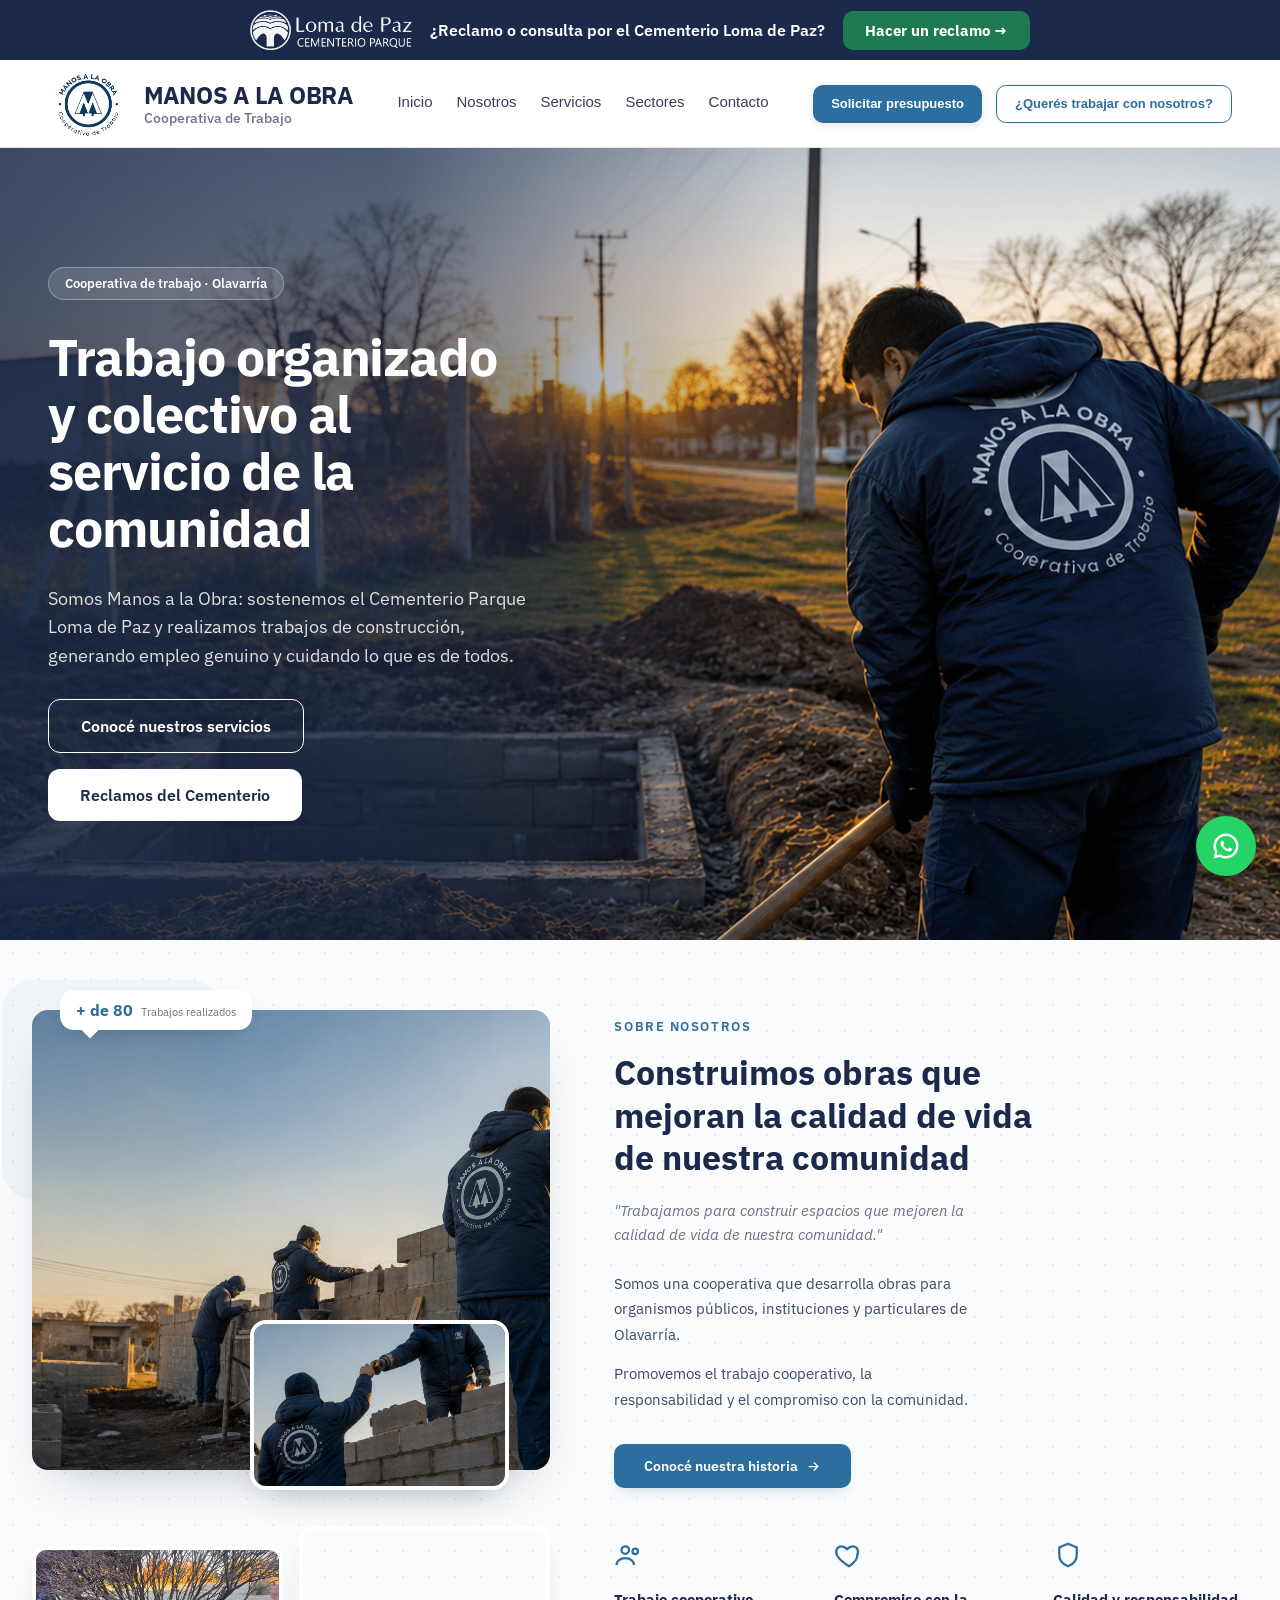
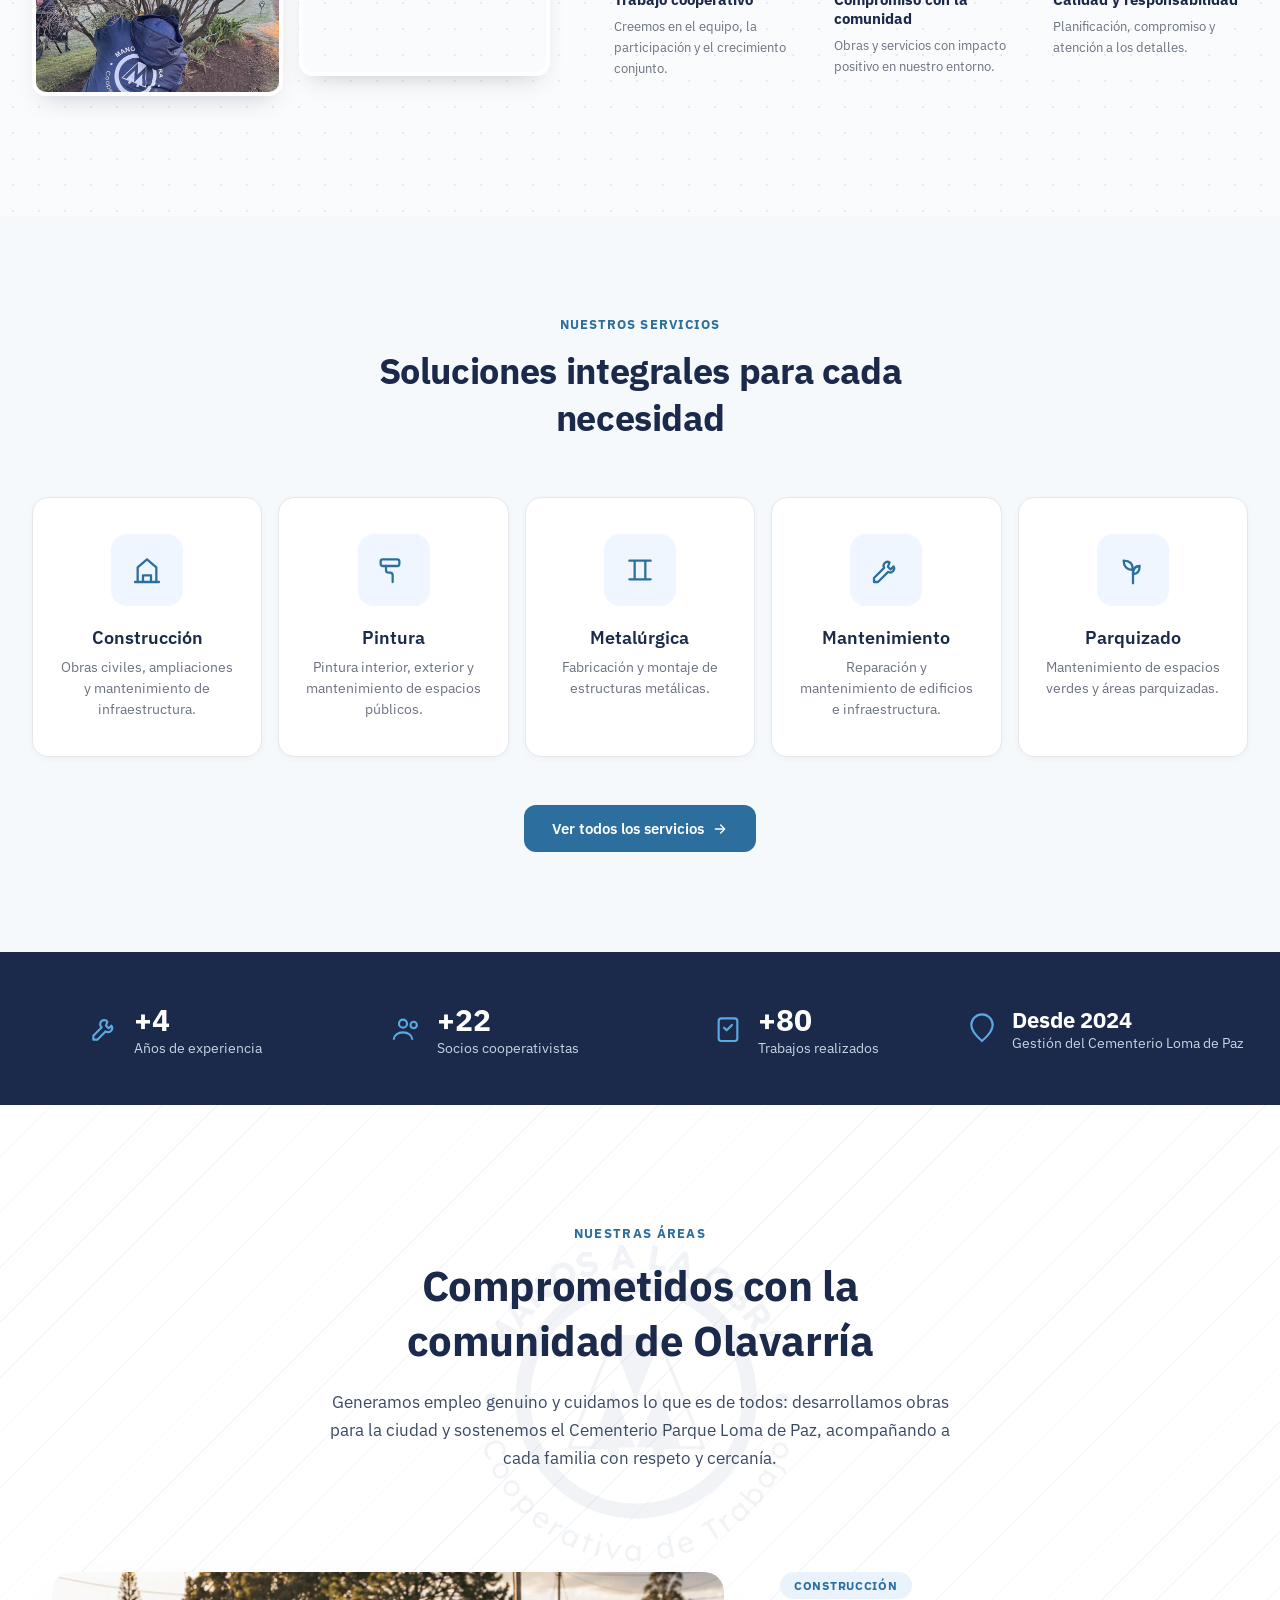
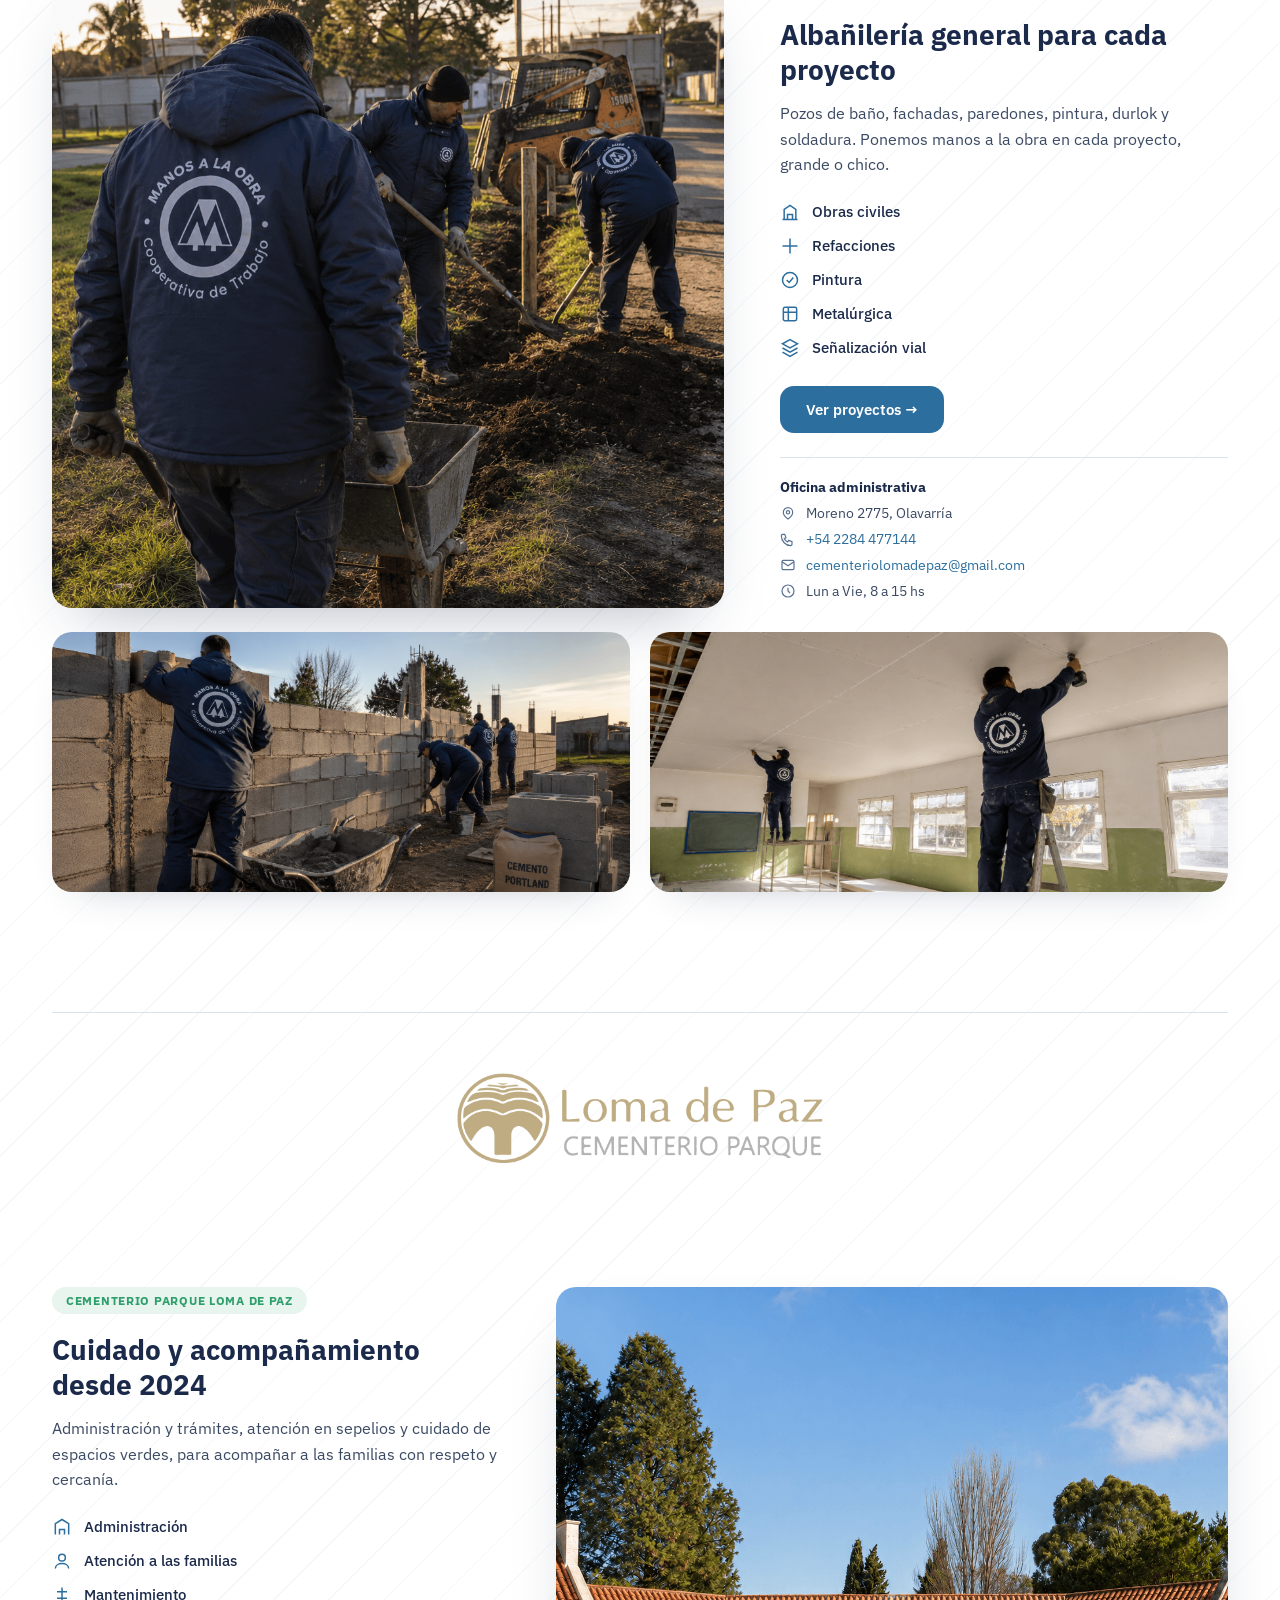
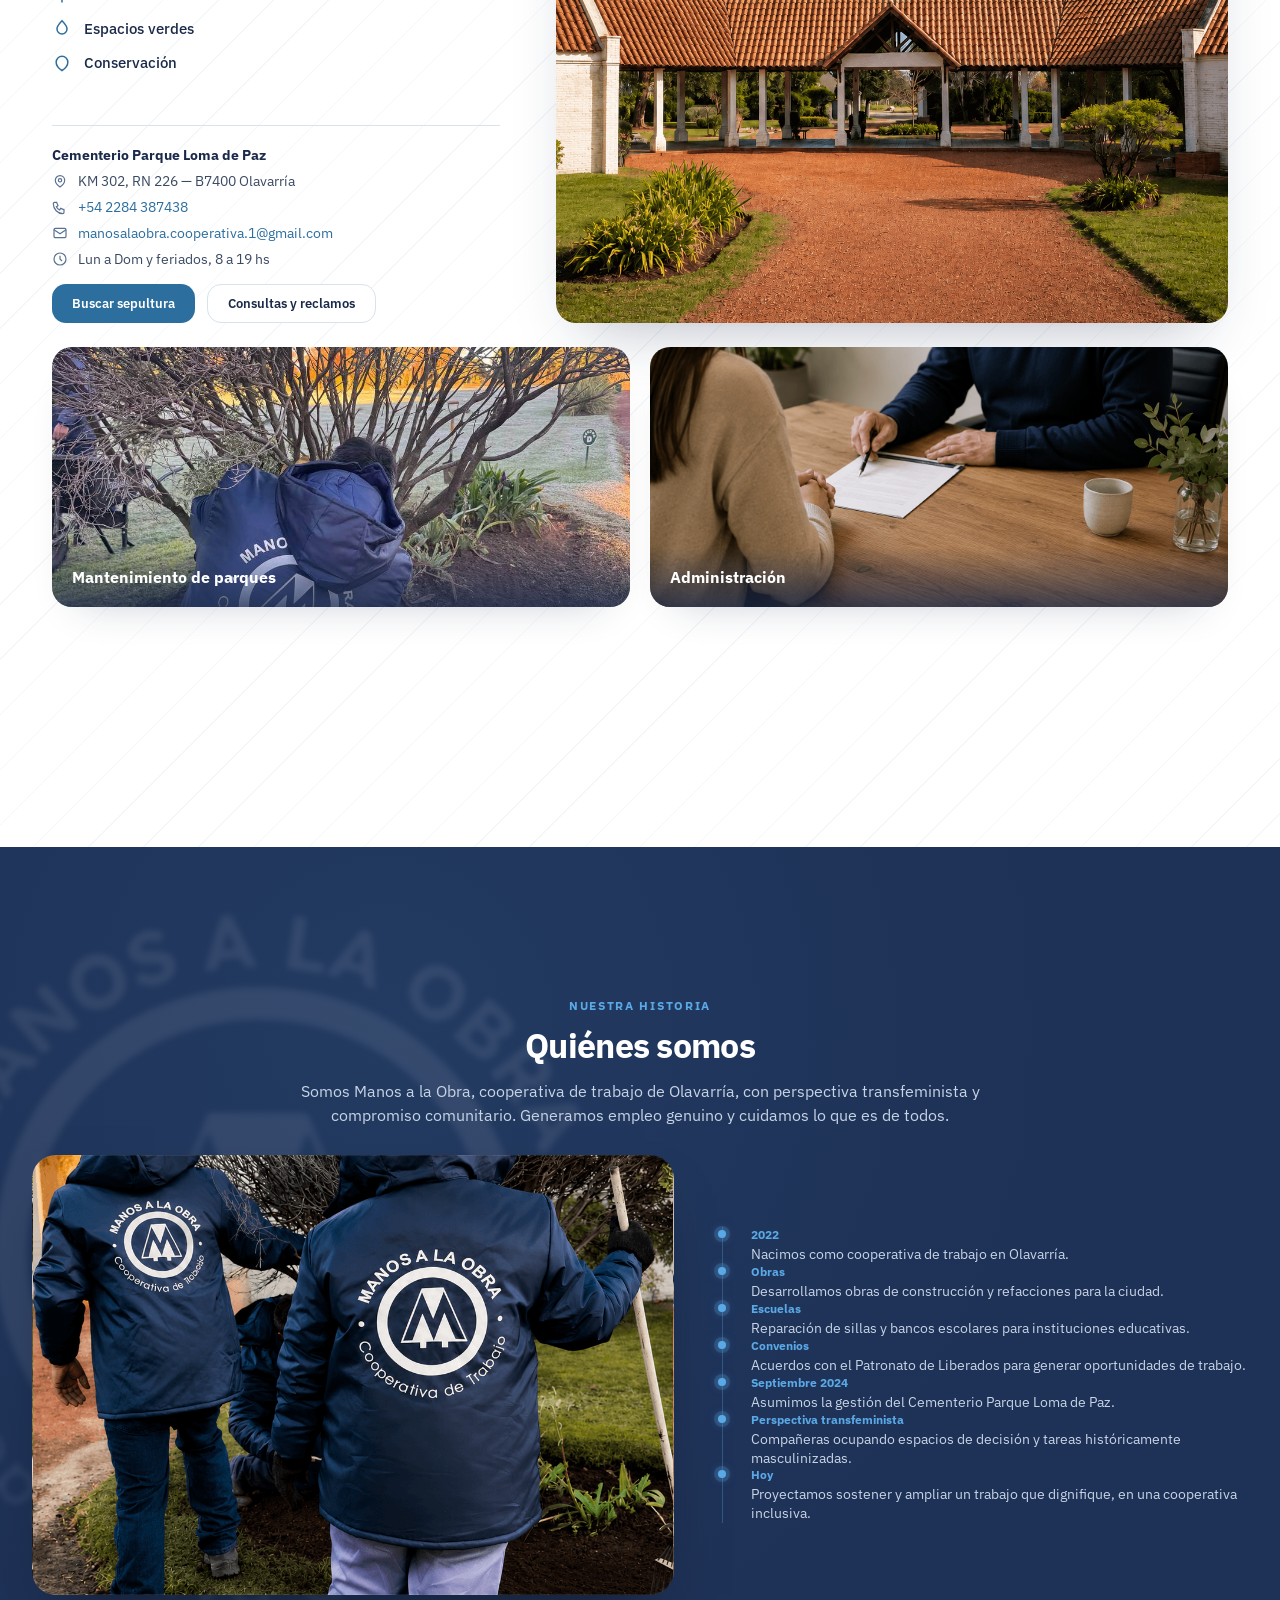
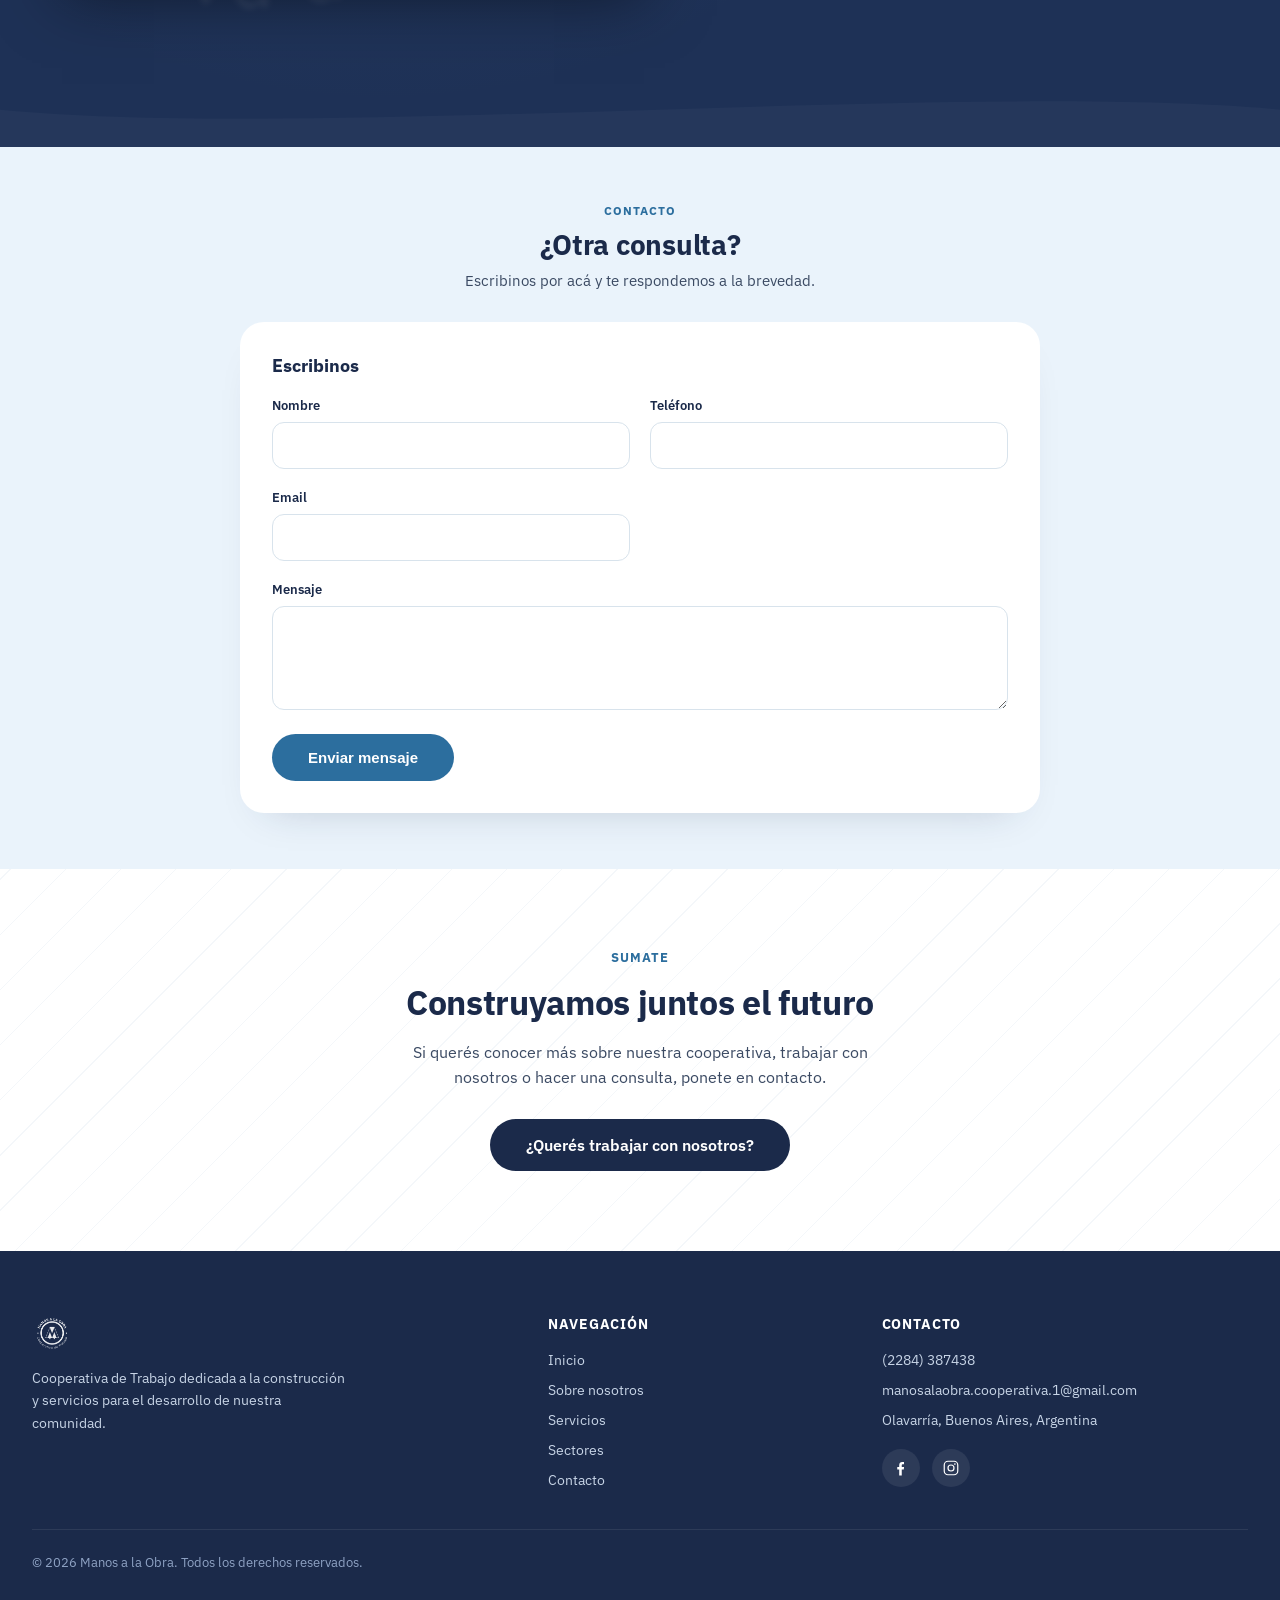
<file: index.html>
<!DOCTYPE html>
<html lang="es">
<head>
<meta charset="UTF-8">
<meta name="viewport" content="width=device-width, initial-scale=1.0">
<title>Manos a la Obra — Cooperativa de Trabajo | Olavarría</title>
<meta name="description" content="Cooperativa de trabajo Manos a la Obra: servicios de construcción y gestión del Cementerio Parque Loma de Paz en Olavarría.">
<link rel="preconnect" href="https://fonts.googleapis.com">
<link rel="preconnect" href="https://fonts.gstatic.com" crossorigin>
<link href="https://fonts.googleapis.com/css2?family=IBM+Plex+Sans:ital,wght@0,400;0,500;0,600;0,700;1,400&display=swap" rel="stylesheet">
<link rel="stylesheet" href="styles.css">
<script src="https://www.google.com/recaptcha/api.js?render=6LcIP3UtAAAAAIR-_p2AGsoyfBFSQZ3qu7d6DEMo"></script>
<!-- Google tag (gtag.js) -->
<script async src="https://www.googletagmanager.com/gtag/js?id=G-KCDSJLD9BF"></script>
<script>
  window.dataLayer = window.dataLayer || [];
  function gtag(){dataLayer.push(arguments);}
  gtag('js', new Date());
  gtag('config', 'G-KCDSJLD9BF');
</script>
</head>
<body>
<div class="page-texture" style="color:#1B2A4A;overflow-x:hidden">

 <div class="topbar-reclamos">
  <img src="assets/logoloma.png" alt="Cementerio Parque Loma de Paz" class="topbar-logo">
  <span class="topbar-text">¿Reclamo o consulta por el Cementerio Loma de Paz?</span>
  <a href="https://cementerio-app-nhsw.onrender.com/" target="_blank" rel="noopener" class="topbar-btn">Hacer un reclamo →</a>
 </div>

 <!-- NAV -->
  <header class="site-header" style="position:sticky;top:0;z-index:100">
    <div style="max-width:1280px;margin:0 auto;padding:0 48px;width:100%;display:flex;align-items:center;justify-content:space-between;gap:24px">
      <a href="#inicio" style="display:flex;align-items:center;gap:14px;flex-shrink:0">
        <img src="assets/logo-coop.png" alt="Manos a la Obra" class="logo-anim" style="height:72px;width:auto;object-fit:contain">
        <div style="display:flex;flex-direction:column;line-height:1.25">
          <span style="font-size:24px;font-weight:700;color:#1B2A4A;letter-spacing:-0.01em">MANOS A LA OBRA</span>
          <span style="font-size:14px;font-weight:500;color:#6B7280">Cooperativa de Trabajo</span>
        </div>
      </a>
      <nav id="nav-links" style="display:flex;align-items:center;gap:44px">
        <a href="#inicio" class="nav-link">Inicio</a>
        <a href="#nosotros" class="nav-link">Nosotros</a>
        <a href="#servicios" class="nav-link">Servicios</a>
        <a href="#sectores" class="nav-link">Sectores</a>
        <a href="#contacto" class="nav-link">Contacto</a>
      </nav>
      <div style="display:flex;align-items:center;gap:14px">
        <a id="nav-cta" class="wa-link btn-solicitar" data-wa-msg="Hola, quiero consultar por un trabajo de construcción." href="#" target="_blank" rel="noopener">
          Solicitar presupuesto
        </a>
        <a href="https://forms.gle/hKYwDVXfefAtqKnx6" target="_blank" rel="noopener" class="btn-postular">
          ¿Querés trabajar con nosotros?
        </a>
      </div>
      <button id="nav-burger" aria-expanded="false" aria-controls="mobileMenu" aria-label="Abrir menú" style="display:none;background:none;border:none;font-size:26px;color:#1B2A4A;cursor:pointer;padding:4px 8px">☰</button>
    </div>
    <div id="mobileMenu" style="display:none;flex-direction:column;gap:0;border-top:1px solid #E5E7EB;padding:8px 48px 20px;background:#fff">
      <a href="#inicio" class="mobile-menu-link" style="padding:12px 0;font-size:16px;font-weight:500;color:#1B2A4A;border-bottom:1px solid #EAF3FB">Inicio</a>
      <a href="#nosotros" class="mobile-menu-link" style="padding:12px 0;font-size:16px;font-weight:500;color:#1B2A4A;border-bottom:1px solid #EAF3FB">Nosotros</a>
      <a href="#servicios" class="mobile-menu-link" style="padding:12px 0;font-size:16px;font-weight:500;color:#1B2A4A;border-bottom:1px solid #EAF3FB">Servicios</a>
      <a href="#sectores" class="mobile-menu-link" style="padding:12px 0;font-size:16px;font-weight:500;color:#1B2A4A;border-bottom:1px solid #EAF3FB">Sectores</a>
      <a href="#contacto" class="mobile-menu-link" style="padding:12px 0;font-size:16px;font-weight:500;color:#1B2A4A">Contacto</a>
      <a class="wa-link btn-solicitar" data-wa-msg="Hola, quiero consultar por un trabajo de construcción." href="#" target="_blank" rel="noopener" style="margin-top:14px;justify-content:center">Solicitar presupuesto</a>
    </div>
  </header>

  <!-- HERO -->
  <section id="inicio" style="position:relative;min-height:88vh;width:100%;overflow:hidden;display:flex;align-items:center">
    <div id="hero-parallax" class="hero-parallax-bg"></div>
    <div style="position:absolute;inset:0;z-index:1;background:linear-gradient(to right, rgba(27,42,74,0.68) 0%, rgba(27,42,74,0.68) 30%, rgba(27,42,74,0) 65%)"></div>
    <div style="position:relative;z-index:2;max-width:1280px;width:100%;margin:0 auto;padding:0 48px">
      <div style="max-width:480px;display:flex;flex-direction:column;gap:28px;animation:fadeUp 0.7s ease both">
        <div style="display:inline-flex;width:fit-content;align-items:center;gap:8px;background:rgba(255,255,255,0.12);border:1px solid rgba(255,255,255,0.3);padding:7px 16px;border-radius:100px;font-size:13px;font-weight:600;color:#fff">
          Cooperativa de trabajo · Olavarría
        </div>
        <h1 style="font-size:52px;line-height:1.1;font-weight:700;letter-spacing:-0.02em;margin:0;color:#fff">
          Trabajo organizado y colectivo al servicio de la comunidad
        </h1>
        <p style="font-size:18px;line-height:1.6;color:rgba(255,255,255,0.85);margin:0">
          Somos Manos a la Obra: sostenemos el Cementerio Parque Loma de Paz y realizamos trabajos de construcción, generando empleo genuino y cuidando lo que es de todos.
        </p>
        <div style="display:flex;gap:16px;flex-wrap:wrap">
          <a href="#servicios" style="background:transparent;color:#fff;padding:16px 32px;border-radius:12px;font-size:16px;font-weight:600;border:1px solid #fff">
Conocé nuestros servicios
          </a>
          <a href="https://cementerio-app-nhsw.onrender.com/" target="_blank" rel="noopener" class="btn-hero-reclamos">
            Reclamos del Cementerio
          </a>
        </div>
      </div>
    </div>
  </section>

  <!-- SOBRE NOSOTROS -->
  <section id="nosotros" style="background-color:#FAFBFC;background-image:radial-gradient(#E5EBF2 1.5px, transparent 1.5px);background-size:26px 26px;width:100%;padding:70px 32px 100px">
    <div id="nosotros-grid" style="max-width:1280px;margin:0 auto;display:grid;grid-template-columns:minmax(0,0.45fr) minmax(0,0.55fr);gap:64px;align-items:start">

      <div class="reveal-fade" style="position:relative;padding-bottom:20px">
        <div style="position:absolute;top:-30px;left:-30px;width:220px;height:220px;background:#2C6E9E;opacity:0.05;border-radius:32px;z-index:0"></div>
        <div style="position:relative;z-index:1">
          <img src="assets/sobre-principal.png" alt="Cuadrilla levantando una pared" loading="lazy" decoding="async" style="width:100%;height:460px;object-fit:cover;border-radius:16px;box-shadow:0 24px 48px -24px rgba(27,42,74,0.3);display:block">

          <div style="position:absolute;top:-20px;left:28px;background:#fff;border-radius:14px;padding:10px 16px;box-shadow:0 8px 20px -10px rgba(27,42,74,0.3);text-align:center;white-space:nowrap">
            <span style="font-size:16px;font-weight:700;color:#2C6E9E">+ de <span class="stat-number" data-target="80">0</span></span>
            <span style="font-size:11px;color:#6B7280;margin-left:4px">Trabajos realizados</span>
            <div style="position:absolute;bottom:-6px;left:24px;width:12px;height:12px;background:#fff;transform:rotate(45deg);box-shadow:2px 2px 4px -2px rgba(27,42,74,0.15)"></div>
          </div>

          <img id="sobre-secundaria" src="assets/sobre-secundaria.png" alt="Un compañero ayudando a otro" loading="lazy" decoding="async" style="width:50%;height:170px;object-fit:cover;object-position:center top;border-radius:16px;border:4px solid #fff;box-shadow:0 16px 32px -16px rgba(27,42,74,0.3);position:absolute;bottom:-20px;right:8%">
        </div>

        <div style="display:flex;gap:16px;margin-top:56px;align-items:flex-start">
          <img src="assets/Portada.jpg" alt="Obra en construcción" class="reveal-fade" loading="lazy" decoding="async" style="flex:1;min-width:0;height:150px;object-fit:cover;border-radius:14px;border:4px solid #fff;box-shadow:0 12px 24px -12px rgba(27,42,74,0.25);margin-top:20px">
          <img src="assets/photoy.jpg" alt="Compañeros trabajando" class="reveal-fade" loading="lazy" decoding="async" style="flex:1;min-width:0;height:150px;object-fit:cover;object-position:center 30%;border-radius:14px;border:4px solid #fff;box-shadow:0 12px 24px -12px rgba(27,42,74,0.25)">
        </div>
      </div>

      <div style="padding-top:8px">
        <div class="reveal-fade" style="font-size:13px;font-weight:600;letter-spacing:0.12em;text-transform:uppercase;color:#2C6E9E;margin-bottom:16px">Sobre nosotros</div>
        <h2 class="reveal-fade" style="font-size:34px;line-height:1.25;font-weight:700;color:#1B2A4A;margin:0 0 20px;max-width:420px">Construimos obras que mejoran la calidad de vida de nuestra comunidad</h2>
        <p class="reveal-fade" style="font-style:italic;color:#6B7280;font-size:15px;line-height:1.6;margin:0 0 24px;max-width:360px">"Trabajamos para construir espacios que mejoren la calidad de vida de nuestra comunidad."</p>
        <p class="reveal-fade" style="font-size:15px;line-height:1.7;color:#3B4A63;margin:0 0 14px;max-width:360px">Somos una cooperativa que desarrolla obras para organismos públicos, instituciones y particulares de Olavarría.</p>
        <p class="reveal-fade" style="font-size:15px;line-height:1.7;color:#3B4A63;margin:0 0 32px;max-width:360px">Promovemos el trabajo cooperativo, la responsabilidad y el compromiso con la comunidad.</p>
        <a href="#historia" class="reveal-fade" style="display:inline-flex;align-items:center;gap:8px;background:#2C6E9E;color:#fff;padding:13px 30px;border-radius:10px;font-size:14px;font-weight:600;box-shadow:0 6px 16px -8px rgba(44,110,158,0.4);margin-bottom:44px">
          Conocé nuestra historia
          <svg width="15" height="15" viewBox="0 0 24 24" fill="none"><path d="M5 12h14M13 6l6 6-6 6" stroke="#fff" stroke-width="2" stroke-linecap="round" stroke-linejoin="round"/></svg>
        </a>

        <div style="display:grid;grid-template-columns:repeat(3,1fr);gap:24px;margin-top:8px">
          <div class="reveal-card">
            <svg width="30" height="30" viewBox="0 0 24 24" fill="none" style="margin-bottom:16px"><circle cx="9" cy="8" r="3" stroke="#2C6E9E" stroke-width="1.8"/><path d="M2 20c0-3 3-5.5 7-5.5s7 2.5 7 5.5" stroke="#2C6E9E" stroke-width="1.8"/><circle cx="17" cy="9" r="2.2" stroke="#2C6E9E" stroke-width="1.8"/></svg>
            <div style="font-weight:700;color:#1B2A4A;font-size:15px;margin-bottom:8px">Trabajo cooperativo</div>
            <div style="color:#6B7280;font-size:13px;line-height:1.6">Creemos en el equipo, la participación y el crecimiento conjunto.</div>
          </div>
          <div class="reveal-card">
            <svg width="30" height="30" viewBox="0 0 24 24" fill="none" style="margin-bottom:16px"><path d="M12 21s-7-4.3-9.5-8.6C.7 8.8 2.4 5 6 5c2 0 3.3 1 4.5 2.3C11.7 6 13 5 15 5c3.6 0 5.3 3.8 3.5 7.4C19 16.7 12 21 12 21z" stroke="#2C6E9E" stroke-width="1.8"/></svg>
            <div style="font-weight:700;color:#1B2A4A;font-size:15px;margin-bottom:8px">Compromiso con la comunidad</div>
            <div style="color:#6B7280;font-size:13px;line-height:1.6">Obras y servicios con impacto positivo en nuestro entorno.</div>
          </div>
          <div class="reveal-card">
            <svg width="30" height="30" viewBox="0 0 24 24" fill="none" style="margin-bottom:16px"><path d="M12 3l7 3v6c0 4.5-3 7.5-7 9-4-1.5-7-4.5-7-9V6z" stroke="#2C6E9E" stroke-width="1.8"/></svg>
            <div style="font-weight:700;color:#1B2A4A;font-size:15px;margin-bottom:8px">Calidad y responsabilidad</div>
            <div style="color:#6B7280;font-size:13px;line-height:1.6">Planificación, compromiso y atención a los detalles.</div>
          </div>
        </div>
      </div>
    </div>
  </section>

  <!-- SERVICIOS -->
  <section id="servicios" style="background:#F6F9FC;padding:100px 32px">
    <div style="max-width:1240px;margin:0 auto">
      <div style="text-align:center;max-width:680px;margin:0 auto 56px">
        <div style="font-size:13px;font-weight:700;letter-spacing:0.08em;text-transform:uppercase;color:#2C6E9E;margin-bottom:14px">Nuestros servicios</div>
        <h2 style="font-size:36px;font-weight:700;letter-spacing:-0.01em;margin:0;color:#1B2A4A">Soluciones integrales para cada necesidad</h2>
      </div>
      <div id="servicios-grid" style="display:grid;grid-template-columns:repeat(5,1fr);gap:16px">
        <div class="service-card reveal-card">
          <div class="service-icon-wrap">
            <svg width="32" height="32" viewBox="0 0 24 24" fill="none" class="service-icon"><path d="M3 21h18M5 21V10l7-6 7 6v11M9 21v-5h6v5" stroke-width="1.7" stroke-linecap="round" stroke-linejoin="round"/></svg>
          </div>
          <div class="service-title">Construcción</div>
          <div class="service-desc">Obras civiles, ampliaciones y mantenimiento de infraestructura.</div>
        </div>
        <div class="service-card reveal-card">
          <div class="service-icon-wrap">
            <svg width="32" height="32" viewBox="0 0 24 24" fill="none" class="service-icon"><rect x="2" y="4" width="14" height="5" rx="1.5" stroke-width="1.7"/><path d="M6 9v3a2 2 0 002 2h1a2 2 0 012 2v5" stroke-width="1.7" stroke-linecap="round"/></svg>
          </div>
          <div class="service-title">Pintura</div>
          <div class="service-desc">Pintura interior, exterior y mantenimiento de espacios públicos.</div>
        </div>
        <div class="service-card reveal-card">
          <div class="service-icon-wrap">
            <svg width="32" height="32" viewBox="0 0 24 24" fill="none" class="service-icon"><path d="M4 5h16M4 19h16M8 5v14M16 5v14" stroke-width="1.7" stroke-linecap="round"/></svg>
          </div>
          <div class="service-title">Metalúrgica</div>
          <div class="service-desc">Fabricación y montaje de estructuras metálicas.</div>
        </div>
        <div class="service-card reveal-card">
          <div class="service-icon-wrap">
            <svg width="32" height="32" viewBox="0 0 24 24" fill="none" class="service-icon"><path d="M14.7 6.3a3 3 0 00-4.1 4.1L3 18v3h3l7.6-7.6a3 3 0 004.1-4.1l-2.3 2.3-2-2z" stroke-width="1.7" stroke-linejoin="round" stroke-linecap="round"/></svg>
          </div>
          <div class="service-title">Mantenimiento</div>
          <div class="service-desc">Reparación y mantenimiento de edificios e infraestructura.</div>
        </div>
        <div class="service-card reveal-card">
          <div class="service-icon-wrap">
            <svg width="32" height="32" viewBox="0 0 24 24" fill="none" class="service-icon"><path d="M12 22V12" stroke-width="1.7" stroke-linecap="round"/><path d="M12 12C7 12 5 9 5 5c5 0 7 3 7 7z" stroke-width="1.7" stroke-linejoin="round"/><path d="M12 15c3.5 0 5-2.5 5-6-3.5 0-5 2.5-5 6z" stroke-width="1.7" stroke-linejoin="round"/></svg>
          </div>
          <div class="service-title">Parquizado</div>
          <div class="service-desc">Mantenimiento de espacios verdes y áreas parquizadas.</div>
        </div>
      </div>

      <div style="text-align:center;margin-top:48px">
        <a href="trabajos.html" style="display:inline-flex;align-items:center;gap:8px;background:#2C6E9E;color:#fff;padding:14px 28px;border-radius:12px;font-size:15px;font-weight:600">
          Ver todos los servicios
          <svg width="16" height="16" viewBox="0 0 24 24" fill="none"><path d="M5 12h14M13 6l6 6-6 6" stroke="#fff" stroke-width="2" stroke-linecap="round" stroke-linejoin="round"/></svg>
        </a>
      </div>
    </div>
  </section>

  <!-- FRANJA STATS -->
  <section style="background:#1B2A4A;padding:48px 32px">
    <div id="stats-grid" style="max-width:1240px;margin:0 auto;display:grid;grid-template-columns:repeat(4,1fr);gap:24px">
      <div style="display:flex;align-items:center;gap:14px;justify-content:center">
        <svg width="32" height="32" viewBox="0 0 24 24" fill="none"><path d="M14.5 6.5a3 3 0 10-4.2 4.2L4 17v3h3l6.3-6.3a3 3 0 004.2-4.2l-2 2-2-2z" stroke="#5AA9E6" stroke-width="1.6" stroke-linejoin="round"/></svg>
        <div>
          <div><span style="font-size:30px;font-weight:700;color:#fff">+</span><span class="stat-number" data-target="4" style="font-size:30px;font-weight:700;color:#fff">0</span></div>
          <div style="font-size:14px;color:#C7D4E6">Años de experiencia</div>
        </div>
      </div>
      <div style="display:flex;align-items:center;gap:14px;justify-content:center">
        <svg width="32" height="32" viewBox="0 0 24 24" fill="none"><circle cx="9" cy="8" r="3" stroke="#5AA9E6" stroke-width="1.6"/><path d="M2 20c0-3 3-5.5 7-5.5s7 2.5 7 5.5" stroke="#5AA9E6" stroke-width="1.6"/><circle cx="17" cy="9" r="2.4" stroke="#5AA9E6" stroke-width="1.6"/></svg>
        <div>
          <div><span style="font-size:30px;font-weight:700;color:#fff">+</span><span class="stat-number" data-target="22" style="font-size:30px;font-weight:700;color:#fff">0</span></div>
          <div style="font-size:14px;color:#C7D4E6">Socios cooperativistas</div>
        </div>
      </div>
      <div style="display:flex;align-items:center;gap:14px;justify-content:center">
        <svg width="32" height="32" viewBox="0 0 24 24" fill="none"><path d="M9 11l2 2 4-4" stroke="#5AA9E6" stroke-width="1.6" stroke-linecap="round" stroke-linejoin="round"/><rect x="5" y="4" width="14" height="17" rx="2" stroke="#5AA9E6" stroke-width="1.6"/></svg>
        <div>
          <div><span style="font-size:30px;font-weight:700;color:#fff">+</span><span class="stat-number" data-target="80" style="font-size:30px;font-weight:700;color:#fff">0</span></div>
          <div style="font-size:14px;color:#C7D4E6">Trabajos realizados</div>
        </div>
      </div>
      <div style="display:flex;align-items:center;gap:14px;justify-content:center">
        <svg width="32" height="32" viewBox="0 0 24 24" fill="none"><path d="M12 21c-4-3.4-8-7.6-8-12A8 8 0 0112 1a8 8 0 018 8c0 4.4-4 8.6-8 12z" stroke="#5AA9E6" stroke-width="1.6"/></svg>
        <div>
          <div style="font-size:22px;font-weight:700;color:#fff">Desde 2024</div>
          <div style="font-size:14px;color:#C7D4E6">Gestión del Cementerio Loma de Paz</div>
        </div>
      </div>
    </div>
  </section>

  <section id="sectores" style="padding:120px 32px;max-width:1240px;margin:0 auto">
  <div class="area-header">
    <img src="assets/logo-coop.png" alt="" class="area-header-watermark" loading="lazy" decoding="async">
    <div style="text-align:center;max-width:620px;margin:0 auto 100px;position:relative">
      <div style="font-size:13px;font-weight:700;letter-spacing:0.1em;text-transform:uppercase;color:#2C6E9E;margin-bottom:16px">Nuestras Áreas</div>
      <h2 style="font-size:42px;font-weight:700;letter-spacing:-0.01em;margin:0 0 20px;color:#1B2A4A">Comprometidos con la comunidad de Olavarría</h2>
      <p style="font-size:17px;line-height:1.65;color:#3B4A63;margin:0">
        Generamos empleo genuino y cuidamos lo que es de todos: desarrollamos obras para la ciudad y sostenemos el Cementerio Parque Loma de Paz, acompañando a cada familia con respeto y cercanía.
      </p>
    </div>
  </div>

  <!-- CONSTRUCCIÓN -->
  <div class="area-block">
    <div class="area-img-main" style="background-image:url('assets/equipoenobra.png')"></div>
    <div class="area-content">
      <span class="area-tag area-tag--blue">Construcción</span>
      <h3>Albañilería general para cada proyecto</h3>
      <p>Pozos de baño, fachadas, paredones, pintura, durlok y soldadura. Ponemos manos a la obra en cada proyecto, grande o chico.</p>
      <ul class="service-list">
        <li><svg viewBox="0 0 24 24" fill="none" stroke="#2C6E9E" stroke-width="1.8"><path d="M3 21h18M5 21V9l7-5 7 5v12M9 21v-6h6v6"/></svg>Obras civiles</li>
        <li><svg viewBox="0 0 24 24" fill="none" stroke="#2C6E9E" stroke-width="1.8"><path d="M12 3v18M3 12h18"/></svg>Refacciones</li>
        <li><svg viewBox="0 0 24 24" fill="none" stroke="#2C6E9E" stroke-width="1.8"><circle cx="12" cy="12" r="9"/><path d="M8 12l3 3 5-6"/></svg>Pintura</li>
        <li><svg viewBox="0 0 24 24" fill="none" stroke="#2C6E9E" stroke-width="1.8"><rect x="4" y="4" width="16" height="16" rx="2"/><path d="M4 10h16M10 4v16"/></svg>Metalúrgica</li>
        <li><svg viewBox="0 0 24 24" fill="none" stroke="#2C6E9E" stroke-width="1.8"><path d="M12 2l9 5-9 5-9-5 9-5zM3 12l9 5 9-5M3 17l9 5 9-5"/></svg>Señalización vial</li>
      </ul>
      <a href="trabajos.html" class="btn-area">Ver proyectos →</a>
      <div class="area-contact">
        <h4>Oficina administrativa</h4>
        <div class="area-contact-row"><svg viewBox="0 0 24 24" fill="none" stroke="#5A7291" stroke-width="1.8"><path d="M12 21s-7-4.5-7-10a7 7 0 0114 0c0 5.5-7 10-7 10z"/><circle cx="12" cy="11" r="2.5"/></svg><span>Moreno 2775, Olavarría</span></div>
        <div class="area-contact-row"><svg viewBox="0 0 24 24" fill="none" stroke="#5A7291" stroke-width="1.8"><path d="M3 5h4l2 5-2.5 1.5a11 11 0 005 5L13 14l5 2v4a2 2 0 01-2 2C8.6 22 2 15.4 2 7a2 2 0 012-2z"/></svg><a href="tel:+542284477144">+54 2284 477144</a></div>
        <div class="area-contact-row"><svg viewBox="0 0 24 24" fill="none" stroke="#5A7291" stroke-width="1.8"><rect x="3" y="5" width="18" height="14" rx="2"/><path d="M3 7l9 6 9-6"/></svg><a href="mailto:cementeriolomadepaz@gmail.com">cementeriolomadepaz@gmail.com</a></div>
        <div class="area-contact-row"><svg viewBox="0 0 24 24" fill="none" stroke="#5A7291" stroke-width="1.8"><circle cx="12" cy="12" r="9"/><path d="M12 7v5l3 3"/></svg><span>Lun a Vie, 8 a 15 hs</span></div>
      </div>
    </div>
    <div class="area-secondary">
      <a href="#" class="area-sec-card" style="background-image:url('assets/destacado1.png')"></a>
      <a href="#" class="area-sec-card" style="background-image:url('assets/destacado2.png')"></a>
    </div>
  </div>

  <!-- FRANJA INSTITUCIONAL -->
  <div class="area-divider">
    <img src="assets/logoloma.png" alt="" loading="lazy" decoding="async">
  </div>

  <!-- CEMENTERIO -->
  <div class="area-block area-block--reverse">
    <div class="area-content">
      <span class="area-tag area-tag--green">Cementerio Parque Loma de Paz</span>
      <h3>Cuidado y acompañamiento desde 2024</h3>
      <p>Administración y trámites, atención en sepelios y cuidado de espacios verdes, para acompañar a las familias con respeto y cercanía.</p>
      <ul class="service-list">
        <li><svg viewBox="0 0 24 24" fill="none" stroke="#2C6E9E" stroke-width="1.8"><path d="M4 21V8l8-5 8 5v13M9 21v-6h6v6"/></svg>Administración</li>
        <li><svg viewBox="0 0 24 24" fill="none" stroke="#2C6E9E" stroke-width="1.8"><circle cx="12" cy="8" r="4"/><path d="M4 21c0-4 4-6 8-6s8 2 8 6"/></svg>Atención a las familias</li>
        <li><svg viewBox="0 0 24 24" fill="none" stroke="#2C6E9E" stroke-width="1.8"><path d="M12 3v18M6 8h12M6 16h12"/></svg>Mantenimiento</li>
        <li><svg viewBox="0 0 24 24" fill="none" stroke="#2C6E9E" stroke-width="1.8"><path d="M12 2c4 4 6 7 6 10a6 6 0 01-12 0c0-3 2-6 6-10z"/></svg>Espacios verdes</li>
        <li><svg viewBox="0 0 24 24" fill="none" stroke="#2C6E9E" stroke-width="1.8"><path d="M12 21s-7-4.5-7-10a7 7 0 0114 0c0 5.5-7 10-7 10z"/></svg>Conservación</li>
      </ul>
      <div class="area-contact">
        <h4>Cementerio Parque Loma de Paz</h4>
        <div class="area-contact-row"><svg viewBox="0 0 24 24" fill="none" stroke="#5A7291" stroke-width="1.8"><path d="M12 21s-7-4.5-7-10a7 7 0 0114 0c0 5.5-7 10-7 10z"/><circle cx="12" cy="11" r="2.5"/></svg><span>KM 302, RN 226 — B7400 Olavarría</span></div>
        <div class="area-contact-row"><svg viewBox="0 0 24 24" fill="none" stroke="#5A7291" stroke-width="1.8"><path d="M3 5h4l2 5-2.5 1.5a11 11 0 005 5L13 14l5 2v4a2 2 0 01-2 2C8.6 22 2 15.4 2 7a2 2 0 012-2z"/></svg><a href="tel:+542284387438">+54 2284 387438</a></div>
        <div class="area-contact-row"><svg viewBox="0 0 24 24" fill="none" stroke="#5A7291" stroke-width="1.8"><rect x="3" y="5" width="18" height="14" rx="2"/><path d="M3 7l9 6 9-6"/></svg><a href="mailto:manosalaobra.cooperativa.1@gmail.com">manosalaobra.cooperativa.1@gmail.com</a></div>
        <div class="area-contact-row"><svg viewBox="0 0 24 24" fill="none" stroke="#5A7291" stroke-width="1.8"><circle cx="12" cy="12" r="9"/><path d="M12 7v5l3 3"/></svg><span>Lun a Dom y feriados, 8 a 19 hs</span></div>
        <div style="display:flex;gap:12px;flex-wrap:wrap;margin-top:16px">
          <a href="https://cementerio-app-nhsw.onrender.com/" target="_blank" rel="noopener" class="btn-area btn-area--sm">Buscar sepultura</a>
          <a href="https://cementerio-app-nhsw.onrender.com/" target="_blank" rel="noopener" class="btn-area btn-area--sm btn-area--outline">Consultas y reclamos</a>
        </div>
      </div>
    </div>
    <div class="area-img-main" style="background-image:url('assets/Principalloma.png')"></div>
    <div class="area-secondary">
      <div class="area-sec-card" style="background-image:url('assets/Portada.jpg')">
        <span class="area-sec-overlay"><strong>Mantenimiento de parques</strong></span>
      </div>
      <div class="area-sec-card" style="background-image:url('assets/escritorio.png')">
        <span class="area-sec-overlay"><strong>Administración</strong></span>
      </div>
    </div>
  </div>
</section>

 <!-- HISTORIA -->
  <section id="historia" class="historia-section">
    <img src="assets/logo-coop.png" alt="" class="historia-watermark" loading="lazy" decoding="async">
    <div class="historia-waves">
      <svg viewBox="0 0 1440 120" preserveAspectRatio="none"><path d="M0,64 C360,110 1080,20 1440,64 L1440,120 L0,120 Z" fill="rgba(255,255,255,0.03)"/></svg>
    </div>

    <div style="max-width:1240px;margin:0 auto;position:relative;z-index:1">
      <div style="text-align:center;max-width:700px;margin:0 auto 28px">
        <div style="font-size:12px;font-weight:700;letter-spacing:0.14em;text-transform:uppercase;color:#5AA9E6;margin-bottom:10px">Nuestra historia</div>
        <h2 style="font-size:34px;font-weight:700;letter-spacing:-0.02em;margin:0 0 12px;color:#fff">Quiénes somos</h2>
        <p style="font-size:16px;line-height:1.5;color:#C7D4E6;margin:0">
          Somos Manos a la Obra, cooperativa de trabajo de Olavarría, con perspectiva transfeminista y compromiso comunitario. Generamos empleo genuino y cuidamos lo que es de todos.
        </p>
      </div>

      <div class="historia-grid">
        <div class="historia-photo" style="background-image:url('assets/quienes.png')"></div>

        <div class="historia-timeline">
          <div class="tl-item">
            <span class="tl-dot"></span>
            <div class="tl-year">2022</div>
            <p class="tl-text">Nacimos como cooperativa de trabajo en Olavarría.</p>
          </div>
          <div class="tl-item">
            <span class="tl-dot"></span>
            <div class="tl-year">Obras</div>
            <p class="tl-text">Desarrollamos obras de construcción y refacciones para la ciudad.</p>
          </div>
          <div class="tl-item">
            <span class="tl-dot"></span>
            <div class="tl-year">Escuelas</div>
            <p class="tl-text">Reparación de sillas y bancos escolares para instituciones educativas.</p>
          </div>
          <div class="tl-item">
            <span class="tl-dot"></span>
            <div class="tl-year">Convenios</div>
            <p class="tl-text">Acuerdos con el Patronato de Liberados para generar oportunidades de trabajo.</p>
          </div>
          <div class="tl-item">
            <span class="tl-dot"></span>
            <div class="tl-year">Septiembre 2024</div>
            <p class="tl-text">Asumimos la gestión del Cementerio Parque Loma de Paz.</p>
          </div>
          <div class="tl-item">
            <span class="tl-dot"></span>
            <div class="tl-year">Perspectiva transfeminista</div>
            <p class="tl-text">Compañeras ocupando espacios de decisión y tareas históricamente masculinizadas.</p>
          </div>
          <div class="tl-item">
            <span class="tl-dot"></span>
            <div class="tl-year">Hoy</div>
            <p class="tl-text">Proyectamos sostener y ampliar un trabajo que dignifique, en una cooperativa inclusiva.</p>
          </div>
        </div>
      </div>
    </div>
  </section>

  <!-- CONTACTO -->
  <section id="contacto" style="background:#EAF3FB;padding:56px 32px">
    <div style="max-width:800px;margin:0 auto">
      <div style="text-align:center;margin:0 auto 32px">
        <div style="font-size:12px;font-weight:700;letter-spacing:0.08em;text-transform:uppercase;color:#2C6E9E;margin-bottom:8px">Contacto</div>
        <h2 style="font-size:28px;font-weight:700;letter-spacing:-0.01em;margin:0 0 8px;color:#1B2A4A">¿Otra consulta?</h2>
        <p style="font-size:15px;color:#3B4A63;margin:0">Escribinos por acá y te respondemos a la brevedad.</p>
      </div>

      <div style="background:#fff;border-radius:24px;padding:32px;box-shadow:0 20px 40px -28px rgba(27,42,74,0.25)">
        <h3 style="font-size:18px;font-weight:700;color:#1B2A4A;margin:0 0 20px">Escribinos</h3>

        <div id="formError" style="display:none;background:#FDECEC;color:#B23A3A;border-radius:16px;padding:16px 20px;margin-bottom:20px;font-size:14px"></div>

        <div id="formSuccess" style="display:none;align-items:center;gap:14px;background:#EAF3FB;border-radius:16px;padding:24px 28px">
          <span style="width:36px;height:36px;border-radius:50%;background:#2E9E6B;color:#fff;display:flex;align-items:center;justify-content:center;font-size:18px;flex-shrink:0">✓</span>
          <div>
            <div style="font-weight:700;color:#1B2A4A;font-size:16px">¡Gracias por escribirnos!</div>
            <div style="color:#3B4A63;font-size:14px;margin-top:2px">Recibimos tu mensaje y te vamos a responder a la brevedad.</div>
          </div>
        </div>

        <form id="form-grid" style="display:grid;grid-template-columns:minmax(0,1fr) minmax(0,1fr);gap:20px">
          <div>
            <label style="display:block;font-size:13px;font-weight:600;color:#1B2A4A;margin-bottom:8px">Nombre</label>
            <input required type="text" name="nombre" style="width:100%;padding:13px 16px;border-radius:12px;border:1px solid #D8E3EC;font-size:15px;color:#1B2A4A;background:#fff">
          </div>
          <div>
            <label style="display:block;font-size:13px;font-weight:600;color:#1B2A4A;margin-bottom:8px">Teléfono</label>
            <input type="tel" name="telefono" style="width:100%;padding:13px 16px;border-radius:12px;border:1px solid #D8E3EC;font-size:15px;color:#1B2A4A;background:#fff">
          </div>
          <div>
            <label style="display:block;font-size:13px;font-weight:600;color:#1B2A4A;margin-bottom:8px">Email</label>
            <input required type="email" name="email" style="width:100%;padding:13px 16px;border-radius:12px;border:1px solid #D8E3EC;font-size:15px;color:#1B2A4A;background:#fff">
          </div>
          <div style="grid-column:1/-1">
            <label style="display:block;font-size:13px;font-weight:600;color:#1B2A4A;margin-bottom:8px">Mensaje</label>
            <textarea required rows="4" name="mensaje" style="width:100%;padding:13px 16px;border-radius:12px;border:1px solid #D8E3EC;font-size:15px;color:#1B2A4A;background:#fff;resize:vertical;font-family:inherit"></textarea>
          </div>
          <div style="grid-column:1/-1">
            <button type="submit" style="background:#2C6E9E;color:#fff;padding:15px 36px;border-radius:100px;font-size:15px;font-weight:600;border:none;cursor:pointer">Enviar mensaje</button>
          </div>
        </form>
      </div>
    </div>
  </section>

  <!-- SUMATE -->
  <section style="padding:80px 32px;text-align:center">
    <div style="font-size:13px;font-weight:700;letter-spacing:0.08em;text-transform:uppercase;color:#2C6E9E;margin-bottom:14px">Sumate</div>
    <h2 style="font-size:34px;font-weight:700;letter-spacing:-0.01em;margin:0 0 16px;color:#1B2A4A">Construyamos juntos el futuro</h2>
    <p style="font-size:16px;line-height:1.6;color:#3B4A63;margin:0 0 28px;max-width:520px;margin-left:auto;margin-right:auto">
      Si querés conocer más sobre nuestra cooperativa, trabajar con nosotros o hacer una consulta, ponete en contacto.
    </p>
    <div style="display:flex;gap:16px;justify-content:center;flex-wrap:wrap">
      <a href="https://forms.gle/hKYwDVXfefAtqKnx6" target="_blank" rel="noopener" style="display:inline-block;background:#1B2A4A;color:#fff;padding:16px 36px;border-radius:100px;font-size:16px;font-weight:600">¿Querés trabajar con nosotros?</a>
    </div>
  </section>

  <!-- FOOTER -->
  <footer style="background:#1B2A4A;padding:64px 32px 32px">
    <div id="footer-grid" style="max-width:1240px;margin:0 auto;display:grid;grid-template-columns:minmax(0,1.3fr) minmax(0,0.8fr) minmax(0,1fr);gap:40px;margin-bottom:40px">
      <div>
        <div style="display:flex;align-items:center;gap:12px;margin-bottom:16px">
          <img src="assets/logo-coop.png" alt="Manos a la Obra" loading="lazy" decoding="async" style="height:36px;width:auto;object-fit:contain;filter:brightness(0) invert(1);opacity:0.9">
        </div>
        <p style="color:#C7D4E6;font-size:14px;line-height:1.6;margin:0;max-width:320px">Cooperativa de Trabajo dedicada a la construcción y servicios para el desarrollo de nuestra comunidad.</p>
      </div>
      <div>
        <div style="color:#fff;font-size:14px;font-weight:700;letter-spacing:0.06em;text-transform:uppercase;margin-bottom:18px">Navegación</div>
        <div style="display:flex;flex-direction:column;gap:12px">
          <a href="#inicio" style="color:#C7D4E6;font-size:14px">Inicio</a>
          <a href="#nosotros" style="color:#C7D4E6;font-size:14px">Sobre nosotros</a>
          <a href="#servicios" style="color:#C7D4E6;font-size:14px">Servicios</a>
          <a href="#sectores" style="color:#C7D4E6;font-size:14px">Sectores</a>
          <a href="#contacto" style="color:#C7D4E6;font-size:14px">Contacto</a>
        </div>
      </div>
      <div>
        <div style="color:#fff;font-size:14px;font-weight:700;letter-spacing:0.06em;text-transform:uppercase;margin-bottom:18px">Contacto</div>
        <div style="display:flex;flex-direction:column;gap:12px;margin-bottom:20px">
          <a href="tel:+542284387438" style="color:#C7D4E6;font-size:14px">(2284) 387438</a>
          <a href="mailto:manosalaobra.cooperativa.1@gmail.com" style="color:#C7D4E6;font-size:14px">manosalaobra.cooperativa.1@gmail.com</a>
          <span style="color:#C7D4E6;font-size:14px">Olavarría, Buenos Aires, Argentina</span>
        </div>
        <div style="display:flex;gap:12px">
          <a href="https://www.facebook.com/Manos.a.la.Obra.Ltda.Olavarria/" target="_blank" rel="noopener" style="width:38px;height:38px;border-radius:50%;background:rgba(255,255,255,0.08);display:flex;align-items:center;justify-content:center">
            <svg width="18" height="18" viewBox="0 0 24 24" fill="#fff"><path d="M13 22v-8h2.7l.4-3.3H13V8.6c0-1 .3-1.6 1.7-1.6H16V4.1C15.7 4 14.7 4 13.6 4 11.2 4 9.6 5.5 9.6 8.3v2.4H7V14h2.6v8H13z"/></svg>
          </a>
          <a href="https://www.instagram.com/manosalaobra.olavarria/" target="_blank" rel="noopener" style="width:38px;height:38px;border-radius:50%;background:rgba(255,255,255,0.08);display:flex;align-items:center;justify-content:center">
            <svg width="18" height="18" viewBox="0 0 24 24" fill="none"><rect x="3" y="3" width="18" height="18" rx="5" stroke="#fff" stroke-width="1.6"/><circle cx="12" cy="12" r="4" stroke="#fff" stroke-width="1.6"/><circle cx="17.2" cy="6.8" r="1.1" fill="#fff"/></svg>
          </a>
        </div>
      </div>
    </div>
    <div style="max-width:1240px;margin:0 auto;padding-top:24px;border-top:1px solid rgba(255,255,255,0.08);color:#8FA3C4;font-size:13px">© <span id="year"></span> Manos a la Obra. Todos los derechos reservados.</div>
  </footer>

</div>
<a class="wa-link wa-float" data-wa-msg="Hola, quiero consultar por un trabajo de construcción." href="#" target="_blank" rel="noopener" aria-label="Escribinos por WhatsApp">
    <svg width="30" height="30" viewBox="0 0 24 24" fill="#fff"><path d="M12 2C6.5 2 2 6.5 2 12c0 1.8.5 3.5 1.3 5L2 22l5.2-1.3c1.4.8 3.1 1.3 4.8 1.3 5.5 0 10-4.5 10-10S17.5 2 12 2zm0 18c-1.5 0-3-.4-4.2-1.2l-.3-.2-3.1.8.8-3-.2-.3C4.4 15 4 13.5 4 12c0-4.4 3.6-8 8-8s8 3.6 8 8-3.6 8-8 8zm4.4-6c-.2-.1-1.4-.7-1.6-.8-.2-.1-.4-.1-.5.1s-.6.8-.7.9-.3.2-.5.1c-.2-.1-1-.4-1.9-1.2-.7-.6-1.2-1.4-1.3-1.6-.1-.2 0-.4.1-.5l.4-.4c.1-.1.2-.3.2-.4.1-.1 0-.3 0-.4s-.5-1.2-.7-1.7c-.2-.4-.4-.4-.5-.4h-.4c-.2 0-.4.1-.6.3s-.8.8-.8 1.9.8 2.2.9 2.4c.1.2 1.6 2.4 3.8 3.4.5.2 1 .4 1.3.5.5.2 1 .1 1.4.1.4-.1 1.4-.6 1.6-1.1s.2-1 .1-1.1c-.1-.1-.2-.2-.4-.3z"/></svg>
  </a>
  <script src="script.js"></script>
</body>
</html>
</file>
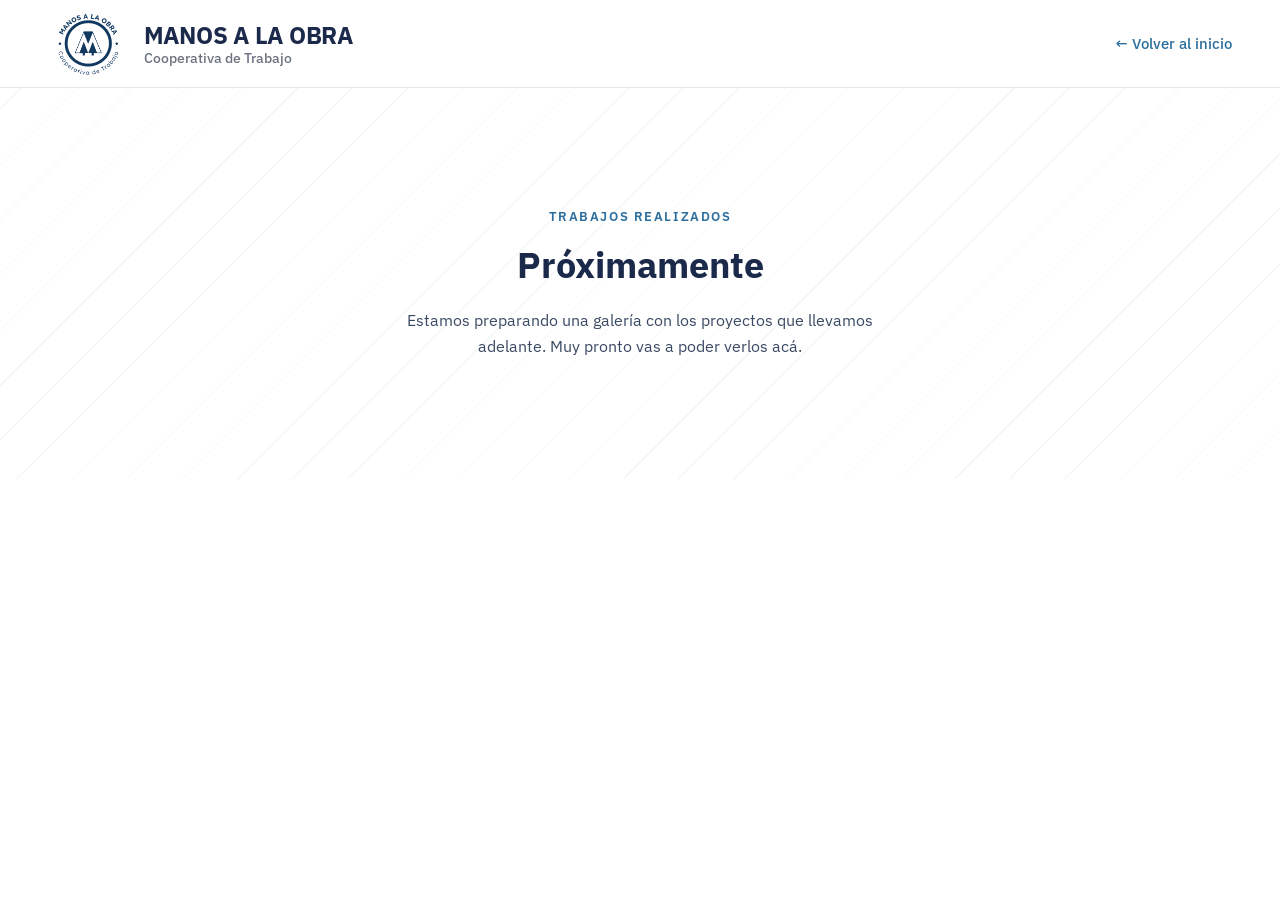
<file: trabajos.html>
<!DOCTYPE html>
<html lang="es">
<head>
<meta charset="UTF-8">
<meta name="viewport" content="width=device-width, initial-scale=1.0">
<title>Trabajos realizados — Manos a la Obra</title>
<link rel="preconnect" href="https://fonts.googleapis.com">
<link rel="preconnect" href="https://fonts.gstatic.com" crossorigin>
<link href="https://fonts.googleapis.com/css2?family=Inter:wght@500;600;700&family=IBM+Plex+Sans:ital,wght@0,400;0,500;0,600;0,700;1,400&display=swap" rel="stylesheet">
<link rel="stylesheet" href="styles.css">
</head>
<body>
<div class="page-texture" style="color:#1B2A4A">

  <header class="site-header" style="position:sticky;top:0;z-index:100">
    <div style="max-width:1280px;margin:0 auto;padding:0 48px;width:100%;display:flex;align-items:center;justify-content:space-between;gap:24px">
      <a href="index.html" style="display:flex;align-items:center;gap:14px;flex-shrink:0">
        <img src="assets/logo-coop.png" alt="Manos a la Obra" class="logo-anim" style="height:72px;width:auto;object-fit:contain">
        <div style="display:flex;flex-direction:column;line-height:1.25">
          <span style="font-size:24px;font-weight:700;color:#1B2A4A;letter-spacing:-0.01em">MANOS A LA OBRA</span>
          <span style="font-size:14px;font-weight:500;color:#6B7280">Cooperativa de Trabajo</span>
        </div>
      </a>
      <a href="index.html" style="font-size:15px;font-weight:500;color:#2C6E9E">← Volver al inicio</a>
    </div>
  </header>

  <section style="max-width:1280px;margin:0 auto;padding:120px 48px;text-align:center">
    <div style="font-size:13px;font-weight:600;letter-spacing:0.12em;text-transform:uppercase;color:#2C6E9E;margin-bottom:16px">Trabajos realizados</div>
    <h1 style="font-size:36px;font-weight:700;color:#1B2A4A;margin:0 0 20px">Próximamente</h1>
    <p style="font-size:16px;line-height:1.6;color:#3B4A63;max-width:520px;margin:0 auto">Estamos preparando una galería con los proyectos que llevamos adelante. Muy pronto vas a poder verlos acá.</p>
  </section>

</div>
</body>
</html>
</file>
<file: styles.css>
body { margin: 0; font-family: 'IBM Plex Sans', sans-serif; -webkit-font-smoothing: antialiased; }
* { box-sizing: border-box; }
a { color: #2C6E9E; text-decoration: none; }
a:hover { color: #1B2A4A; }
::selection { background: #5AA9E6; color: #fff; }
input, textarea, select { font-family: 'IBM Plex Sans', sans-serif; }

@keyframes fadeUp { from { opacity: 0; transform: translateY(16px); } to { opacity: 1; transform: translateY(0); } }

/* focus visibility */
a:focus-visible, button:focus-visible, input:focus-visible, textarea:focus-visible, select:focus-visible {
  outline: 3px solid #5AA9E6;
  outline-offset: 2px;
}

/* placeholders de imagen/video: reemplazar este div por un <img> o <video> real */
.img-slot {
  background: repeating-linear-gradient(135deg, #EAF3FB, #EAF3FB 12px, #E1EDF8 12px, #E1EDF8 24px);
  border: 1px dashed #B8CCE0;
  display: flex;
  align-items: center;
  justify-content: center;
  text-align: center;
  color: #5A7291;
  font-size: 13px;
  font-weight: 600;
  padding: 16px;
}
.img-slot::before { content: attr(data-slot-label); }

#mobileMenu.open { display: flex !important; }

@media (max-width: 860px) {
  #servicios-grid { grid-template-columns: repeat(2,1fr) !important; }
  #footer-grid { grid-template-columns: 1fr !important; }
  #nosotros-grid { grid-template-columns: 1fr !important; gap: 32px !important; }
  #sobre-secundaria { position: static !important; width: 100% !important; height: 200px !important; margin-top: 12px !important; }
  #nav-links, #nav-cta { display: none !important; }
  #nav-burger { display: block !important; }
  #hero-grid { grid-template-columns: 1fr !important; }
  #construccion-block, #cementerio-block { grid-template-columns: 1fr !important; }
  #cementerio-img { order: 1 !important; }
  #cementerio-text { order: 2 !important; }
  #stats-grid, #nosotros-grid, #sedes-grid, #form-grid { grid-template-columns: 1fr !important; }
  #gal-1, #gal-2 { grid-template-columns: repeat(2,1fr) !important; }
  h1 { font-size: 38px !important; }
  h2 { font-size: 30px !important; }
}

@media (prefers-reduced-motion: reduce) {
  * { animation: none !important; }
}
@import url('https://fonts.googleapis.com/css2?family=Inter:wght@500;600&display=swap');

.site-header {
  height: 88px;
  display: flex;
  align-items: center;
  background: #fff;
  border-bottom: 1px solid #E5E7EB;
}
.logo-anim {
  animation: logoEntrance 0.7s ease both;
  transition: transform 200ms ease;
}
.logo-anim:hover {
  transform: scale(1.06);
}
@keyframes logoEntrance {
  from { opacity: 0; transform: translateY(16px) rotate(0deg); }
  to { opacity: 1; transform: translateY(0) rotate(360deg); }
}
.page-texture {
  background: repeating-linear-gradient(135deg, #FFFFFF 0px, #FFFFFF 38px, #F4F7FA 38px, #F4F7FA 39px);
}
.nav-link {
  font-family: 'Inter', sans-serif;
  font-size: 15px;
  font-weight: 500;
  color: #374151;
  position: relative;
  padding-bottom: 4px;
  transition: color 200ms ease;
}
.nav-link::after {
  content: '';
  position: absolute;
  left: 0; bottom: -2px;
  width: 0; height: 2px;
  background: #2C6E9E;
  transition: width 200ms ease;
}
.nav-link:hover {
  color: #2C6E9E;
}
.nav-link:hover::after {
  width: 100%;
}
.btn-solicitar {
  background: #2C6E9E;
  color: #fff;
  height: 38px;
  display: inline-flex;
  align-items: center;
  padding: 0 18px;
  border-radius: 10px;
  font-family: 'Inter', sans-serif;
  font-size: 13px;
  font-weight: 600;
  box-shadow: 0 2px 8px rgba(27,42,74,0.12);
  transition: background 200ms ease;
  white-space: nowrap;
}
.btn-solicitar:hover {
  background: #235783;
}
.reveal-fade, .reveal-card {
  opacity: 0;
  transform: translateY(24px);
  transition: opacity 0.6s ease, transform 0.6s ease;
}
.reveal-fade.visible, .reveal-card.visible {
  opacity: 1;
  transform: translateY(0);
}
.wa-float {
  position: fixed;
  bottom: 24px;
  right: 24px;
  width: 60px;
  height: 60px;
  border-radius: 50%;
  background: #25D366;
  display: flex;
  align-items: center;
  justify-content: center;
  box-shadow: 0 8px 20px rgba(0,0,0,0.25);
  z-index: 999;
  transition: transform 200ms ease;
}
.wa-float:hover {
  transform: scale(1.08);
}
.btn-postular {
  background: #fff;
  color: #2C6E9E;
  border: 1.5px solid #2C6E9E;
  height: 38px;
  display: inline-flex;
  align-items: center;
  padding: 0 18px;
  border-radius: 10px;
  font-family: 'Inter', sans-serif;
  font-size: 13px;
  font-weight: 600;
  white-space: nowrap;
  transition: background 200ms ease, color 200ms ease;
}
.btn-postular:hover {
  background: #2C6E9E;
  color: #fff;
}

@media (max-width: 1400px) {
  #nav-links { gap: 24px !important; }
}
@media (max-width: 1200px) {
  .btn-postular { display: none; }
}
@media (max-width: 860px) {
  #nav-links, #nav-cta, .btn-postular { display: none !important; }
}
.service-card {
  background: #fff;
  border: 1px solid #E5E7EB;
  border-radius: 16px;
  padding: 36px 24px;
  text-align: center;
  box-shadow: 0 2px 6px rgba(27,42,74,0.04);
  transition: transform 200ms ease, box-shadow 200ms ease;
}
.service-card:hover {
  transform: translateY(-6px);
  box-shadow: 0 16px 32px -16px rgba(27,42,74,0.2);
}
.service-icon-wrap {
  width: 72px;
  height: 72px;
  border-radius: 16px;
  background: #EFF6FF;
  display: flex;
  align-items: center;
  justify-content: center;
  margin: 0 auto 20px;
}
.service-icon {
  stroke: #2C6E9E;
  transition: stroke 200ms ease;
}
.service-title {
  font-weight: 600;
  color: #1B2A4A;
  font-size: 18px;
  margin-bottom: 8px;
  transition: color 200ms ease;
}
.service-desc {
  color: #6B7280;
  font-size: 14px;
  line-height: 1.5;
}
.service-card:hover .service-icon { stroke: #2C6E9E; }
.service-card:hover .service-title { color: #2C6E9E; }

.hero-parallax-bg {
  position: absolute;
  inset: -60px 0 -60px 0;
  background: url('assets/portada3.png') no-repeat center right / cover;
  will-change: transform;
  z-index: 0;
}
.area-block { display:grid; grid-template-columns:1.5fr 1fr; grid-template-areas:"main content" "sec sec"; column-gap:56px; row-gap:24px; margin-bottom:120px; }
.area-block--reverse { grid-template-columns:1fr 1.5fr; grid-template-areas:"content main" "sec sec"; }
.area-img-main { grid-area:main; background-size:cover; background-position:center; border-radius:20px; min-height:520px; box-shadow:0 30px 60px -30px rgba(27,42,74,0.35); }
.area-content { grid-area:content; display:flex; flex-direction:column; justify-content:center; }
.area-content h3 { font-size:28px; font-weight:700; color:#1B2A4A; margin:0 0 14px; line-height:1.25; }
.area-content p { font-size:16px; line-height:1.6; color:#3B4A63; margin:0 0 24px; }
.area-tag { display:inline-flex; width:fit-content; font-size:12px; font-weight:700; letter-spacing:0.06em; text-transform:uppercase; padding:6px 14px; border-radius:100px; margin-bottom:18px; }
.area-tag--blue { background:#EAF3FB; color:#2C6E9E; }
.area-tag--green { background:#E7F5EE; color:#2E9E6B; }
.service-list { list-style:none; padding:0; margin:0 0 28px; display:flex; flex-direction:column; gap:14px; }
.service-list li { display:flex; align-items:center; gap:12px; font-size:15px; font-weight:500; color:#1B2A4A; }
.service-list svg { width:20px; height:20px; flex-shrink:0; }
.btn-area { display:inline-flex; width:fit-content; align-items:center; gap:8px; background:#2C6E9E; color:#fff; padding:14px 26px; border-radius:14px; font-size:15px; font-weight:600; transition:transform .2s ease, box-shadow .2s ease; }
.btn-area:hover { transform:translateY(-2px); box-shadow:0 12px 24px -10px rgba(44,110,158,0.5); color:#fff; }
.area-secondary { grid-area:sec; display:grid; grid-template-columns:1fr 1fr; gap:20px; }
.area-sec-card { position:relative; display:block; height:260px; background-size:cover; background-position:center; border-radius:20px; overflow:hidden; box-shadow:0 20px 40px -28px rgba(27,42,74,0.3); transition:transform .3s ease; }
.area-sec-card:hover { transform:translateY(-4px); }
.area-sec-overlay { position:absolute; left:0; right:0; bottom:0; padding:20px; background:linear-gradient(180deg,transparent,rgba(27,42,74,0.75)); color:#fff; display:flex; flex-direction:column; gap:4px; }
.area-sec-overlay strong { font-size:16px; }
.area-sec-overlay span { font-size:13px; opacity:0.85; }
.area-divider { text-align:center; margin:0 0 100px; padding-top:60px; border-top:1px solid #D8E3EC; }
.area-divider img { height:90px; max-width:90%; opacity:1; margin-bottom:20px; }
.area-divider p { font-size:16px; font-weight:600; color:#5A7291; margin:0; }

@media (max-width:860px) {
  .area-block, .area-block--reverse { grid-template-columns:1fr; grid-template-areas:"main" "content" "sec"; }
  .area-secondary { grid-template-columns:1fr; }
}
.area-contact { margin-top:24px; padding-top:20px; border-top:1px solid #D8E3EC; }
.area-contact h4 { font-size:14px; font-weight:700; color:#1B2A4A; margin:0 0 8px; }
.area-contact p { font-size:14px; color:#3B4A63; margin:0 0 4px; }
.btn-area--sm { padding:10px 20px; font-size:13px; }
.btn-area--outline { background:#fff; color:#1B2A4A; border:1px solid #D8E3EC; }
.area-contact-row { display:flex; align-items:center; gap:10px; font-size:14px; color:#3B4A63; margin-bottom:8px; }
.area-contact-row svg { width:16px; height:16px; flex-shrink:0; }
.area-header { position:relative; overflow:hidden; }
.area-header-watermark { position:absolute; top:50%; left:50%; transform:translate(-50%,-50%); width:420px; height:auto; max-width:none; opacity:0.06; pointer-events:none; z-index:0; }
.historia-section { position:relative; overflow:hidden; background:#1E3156; padding:36px 32px; min-height:100vh; display:flex; align-items:center; background-image: radial-gradient(circle at 30% 20%, rgba(90,169,230,0.08), transparent 60%); }
.historia-watermark { position:absolute; top:0; left:-15%; height:90%; width:auto; opacity:0.08; filter:brightness(0) invert(1) blur(3px); z-index:0; pointer-events:none; }
.historia-waves { position:absolute; left:0; right:0; bottom:0; height:80px; z-index:0; }
.historia-waves svg { width:100%; height:100%; display:block; }

.historia-grid { display:grid; grid-template-columns:55fr 45fr; gap:48px; align-items:center; }
.historia-photo { height:440px; background-size:cover; background-position:center; border-radius:24px; border:1px solid rgba(255,255,255,0.08); box-shadow:0 30px 60px -30px rgba(0,0,0,0.5); }

.historia-timeline { position:relative; padding-left:28px; border-left:1px solid rgba(90,169,230,0.3); max-height:440px; display:flex; flex-direction:column; justify-content:space-between; }
.tl-item { position:relative; }
.tl-dot { position:absolute; left:-33.5px; top:3px; width:8px; height:8px; border-radius:50%; background:#5AA9E6; box-shadow:0 0 0 4px rgba(90,169,230,0.2), 0 0 10px rgba(90,169,230,0.6); }
.tl-year { font-size:12px; font-weight:700; color:#5AA9E6; margin-bottom:3px; }
.tl-text { font-size:13.5px; line-height:1.4; color:#C7D4E6; margin:0; display:-webkit-box; -webkit-line-clamp:2; -webkit-box-orient:vertical; overflow:hidden; }

@media (max-width:860px) {
  .historia-section { min-height:auto; }
  .historia-grid { grid-template-columns:1fr; }
  .historia-watermark { left:-30%; }
  .historia-timeline { max-height:none; }
}

.topbar-reclamos { display:flex; align-items:center; justify-content:center; gap:10px 18px; flex-wrap:wrap; padding:10px 16px; background:#1B2A4A; color:#fff; text-align:center; }
.topbar-logo { height:40px; width:auto; filter:brightness(0) invert(1); opacity:0.95; }
.topbar-text { font-size:16px; font-weight:600; }
.topbar-btn { background:#1F7A52; color:#fff; padding:10px 22px; border-radius:10px; font-size:15px; font-weight:700; white-space:nowrap; }
.topbar-btn:hover { background:#fff; color:#1B2A4A; }
@media (max-width:600px) { .topbar-text { font-size:14px; width:100%; order:3; } }
.btn-hero-reclamos { background:#fff; color:#1B2A4A; padding:16px 32px; border-radius:12px; font-size:16px; font-weight:600; }
.btn-hero-reclamos:hover { color:#2C6E9E; }
</file>
